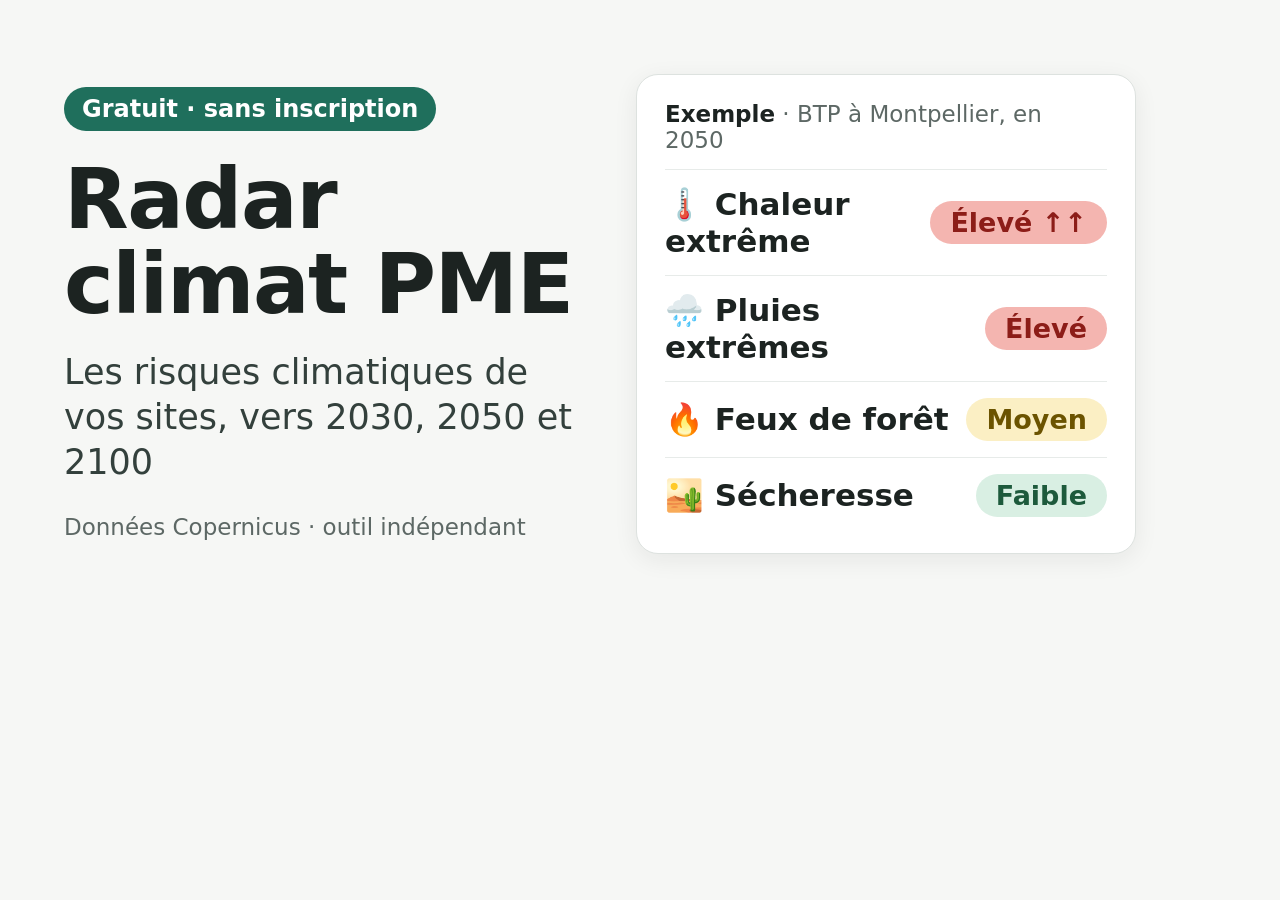
<file: docs/apercu-lien.html>
<!doctype html>
<!-- Source de web/apercu-lien.png, l'image affichée quand le lien est partagé (LinkedIn, messageries).
     Format 1200 × 627. Les notes sont celles de l'exemple de l'outil : BTP à Montpellier, horizon 2050.
     Pour la regénérer :
     msedge --headless=new --hide-scrollbars --force-device-scale-factor=1 --window-size=1200,627
            --screenshot=web\apercu-lien.png docs\apercu-lien.html -->
<html lang="fr">
<head>
<meta charset="utf-8">
<title>Radar climat PME : image d'aperçu du lien</title>
<style>
  * { box-sizing: border-box; margin: 0; }
  html, body { width: 1200px; height: 627px; overflow: hidden; }
  body {
    display: grid; grid-template-columns: 1fr 500px; gap: 48px; align-items: center;
    padding: 56px 64px; background: #f6f7f5; color: #1c2321;
    font-family: "Segoe UI", system-ui, sans-serif;
  }
  .tag {
    display: inline-block; padding: 8px 18px; border-radius: 999px; background: #1f6f5c; color: #fff;
    font-size: 24px; font-weight: 600;
  }
  h1 { font-size: 84px; line-height: 1.02; font-weight: 700; letter-spacing: -1.5px; margin: 26px 0 22px; }
  .lead { font-size: 35px; line-height: 1.28; color: #33403c; }
  .src { font-size: 23px; color: #5d6865; margin-top: 30px; }
  .card { background: #fff; border: 1px solid #dde2df; border-radius: 22px; padding: 26px 28px 20px; box-shadow: 0 6px 24px rgba(28, 35, 33, .07); }
  .card-head { font-size: 23px; color: #5d6865; margin-bottom: 16px; }
  .card-head strong { color: #1c2321; }
  .row { display: flex; align-items: center; justify-content: space-between; gap: 12px; padding: 16px 0; border-top: 1px solid #e7ebe9; font-size: 31px; font-weight: 600; }
  .lvl { flex: none; padding: 6px 20px; border-radius: 999px; font-size: 27px; font-weight: 700; }
  .l0 { background: #d9efe3; color: #1d5a3c; }
  .l1 { background: #fbefc4; color: #6b5300; }
  .l2 { background: #f4b5b0; color: #8c1d18; }
</style>
</head>
<body>
  <div>
    <span class="tag">Gratuit · sans inscription</span>
    <h1>Radar climat PME</h1>
    <p class="lead">Les risques climatiques de vos sites, vers 2030, 2050 et 2100</p>
    <p class="src">Données Copernicus · outil indépendant</p>
  </div>
  <div class="card">
    <p class="card-head"><strong>Exemple</strong> · BTP à Montpellier, en 2050</p>
    <div class="row"><span>🌡️ Chaleur extrême</span><span class="lvl l2">Élevé ↑↑</span></div>
    <div class="row"><span>🌧️ Pluies extrêmes</span><span class="lvl l2">Élevé</span></div>
    <div class="row"><span>🔥 Feux de forêt</span><span class="lvl l1">Moyen</span></div>
    <div class="row"><span>🏜️ Sécheresse</span><span class="lvl l0">Faible</span></div>
  </div>
</body>
</html>
</file>
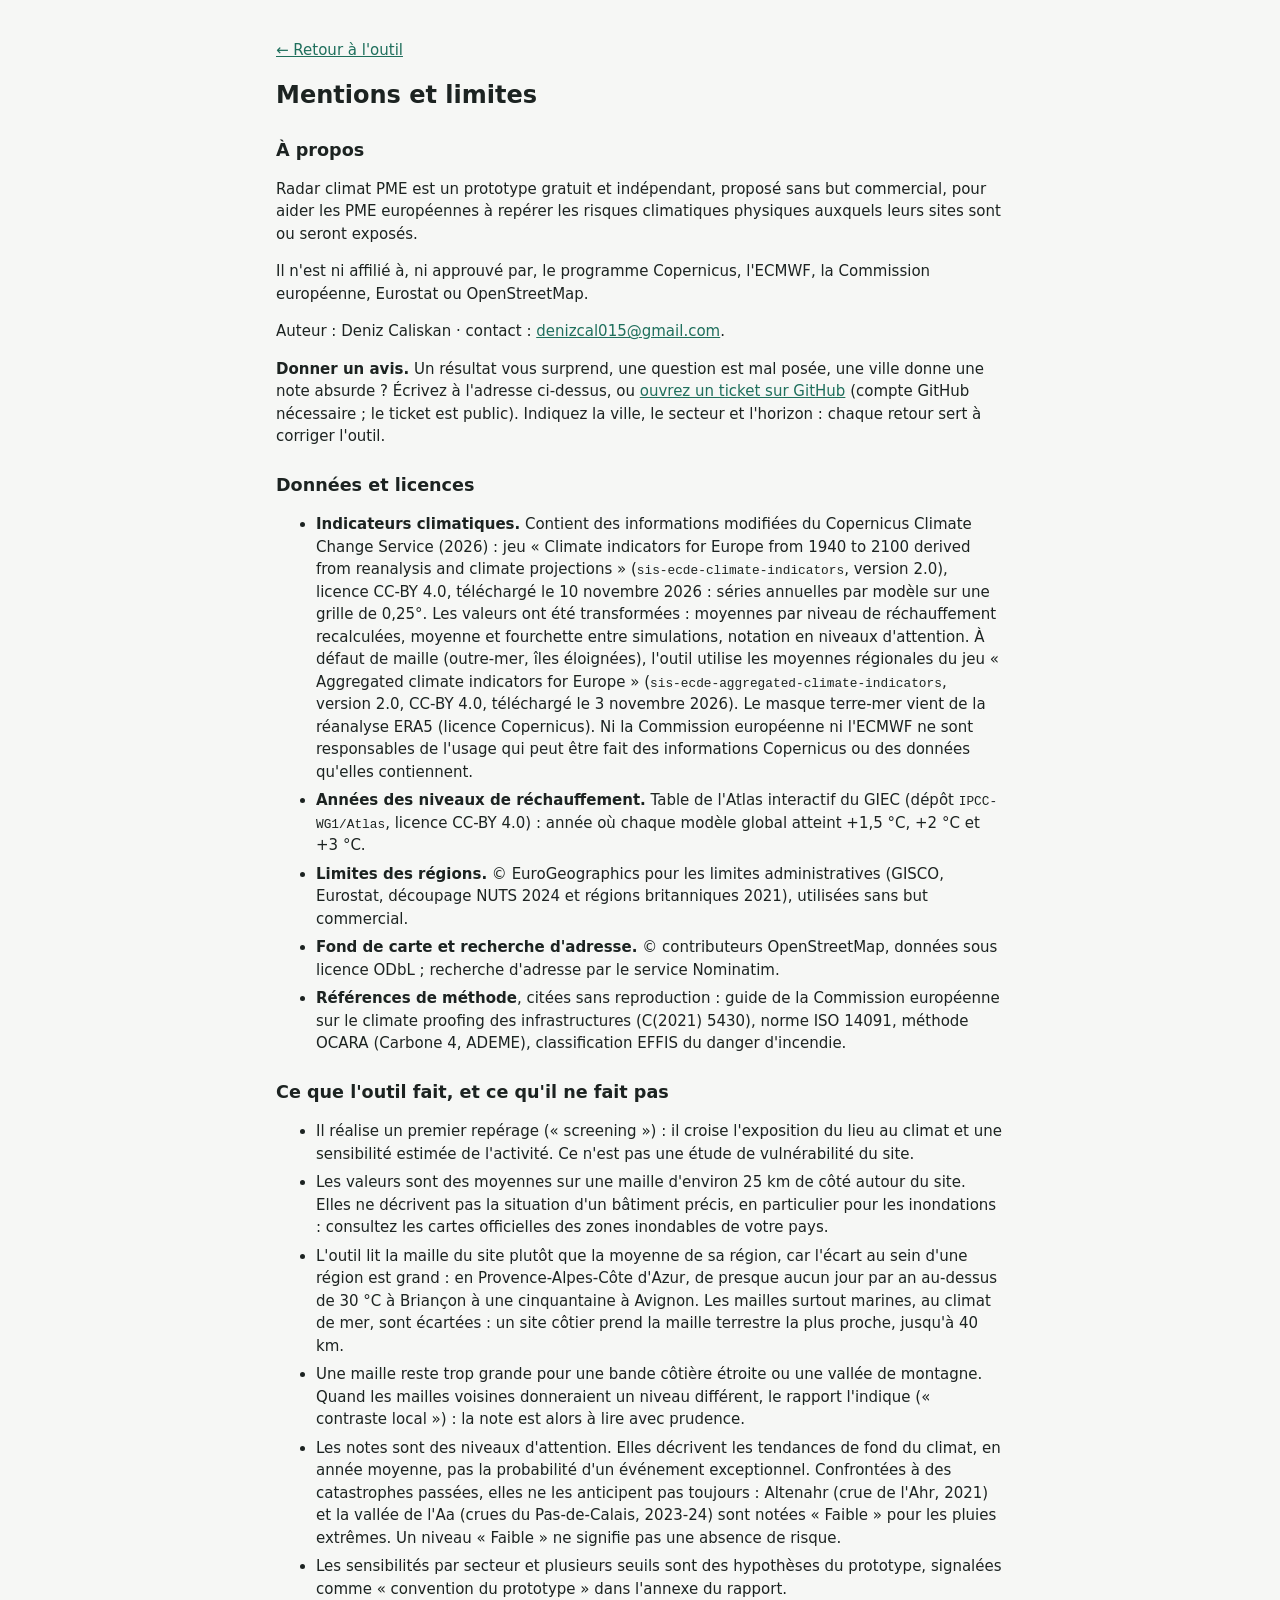
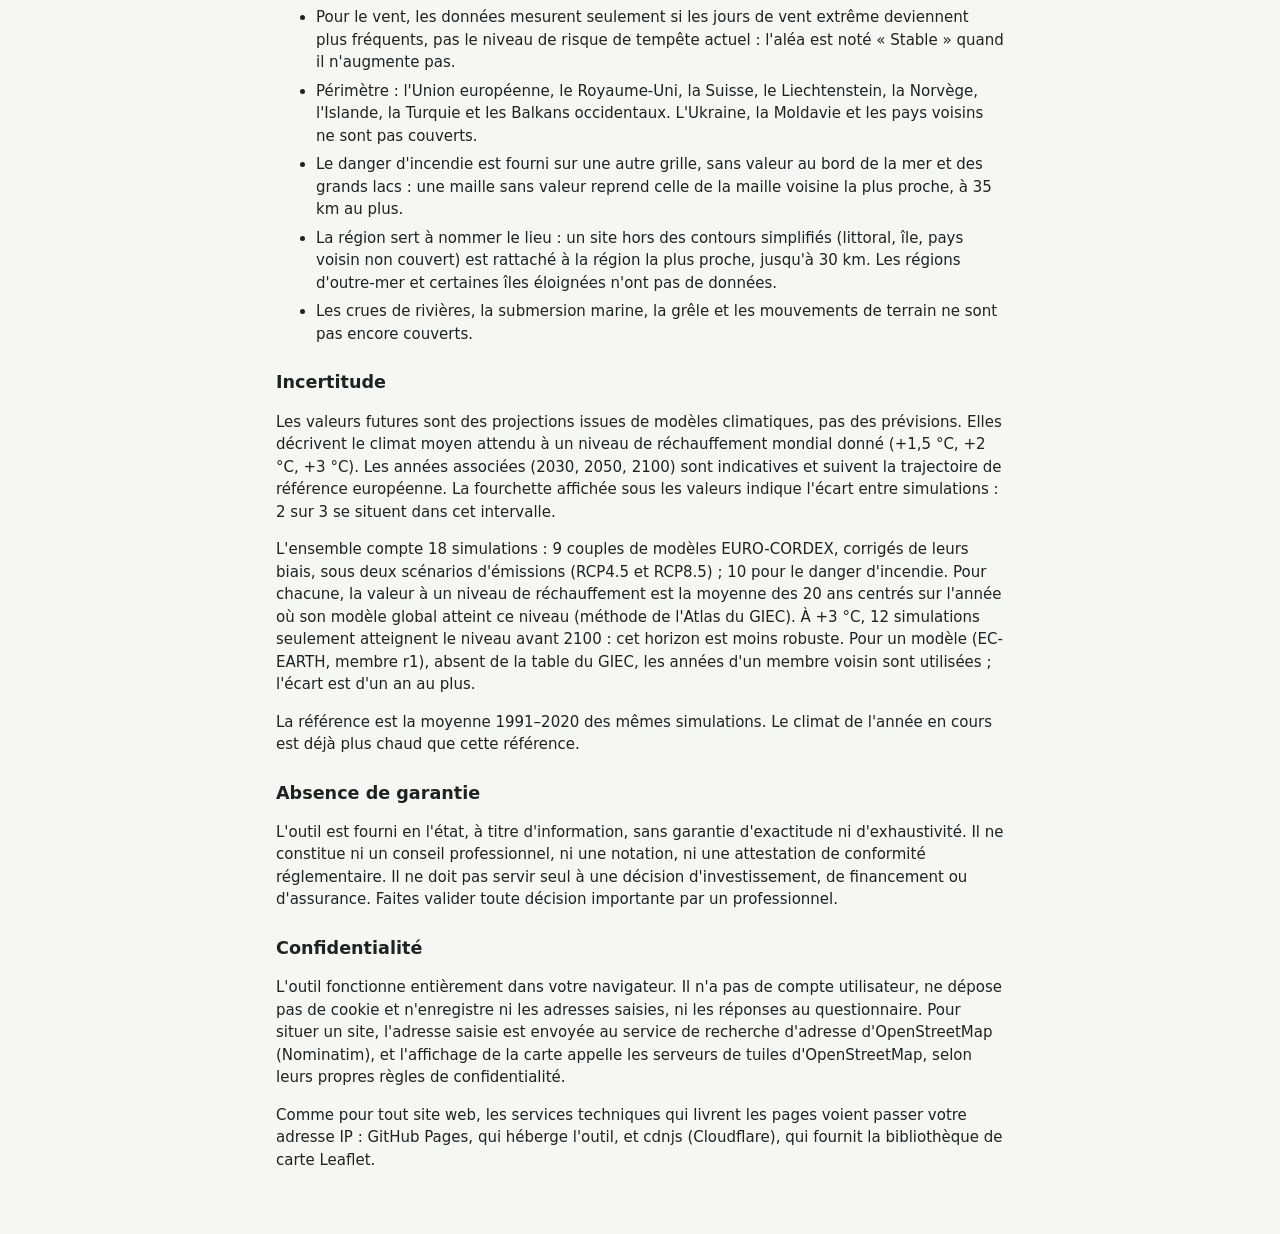
<file: web/mentions.html>
<!doctype html>
<html lang="fr">
<head>
  <meta charset="utf-8">
  <meta name="viewport" content="width=device-width, initial-scale=1">
  <title>Mentions et limites · Radar climat PME</title>
  <link rel="stylesheet" href="style.css?v=21">
</head>
<body>
  <main class="legal">
    <p><a href="index.html">← Retour à l'outil</a></p>
    <h1>Mentions et limites</h1>

    <h2>À propos</h2>
    <p>Radar climat PME est un prototype gratuit et indépendant, proposé sans but commercial, pour aider les PME européennes à repérer
      les risques climatiques physiques auxquels leurs sites sont ou seront exposés.</p>
    <p>Il n'est ni affilié à, ni approuvé par, le programme Copernicus, l'ECMWF, la Commission européenne,
      Eurostat ou OpenStreetMap.</p>
    <p id="contact">Auteur : Deniz Caliskan · contact : <a href="mailto:denizcal015@gmail.com">denizcal015@gmail.com</a>.</p>
    <p><strong>Donner un avis.</strong> Un résultat vous surprend, une question est mal posée, une ville donne une note
      absurde ? Écrivez à l'adresse ci-dessus, ou
      <a href="https://github.com/Niz95/radar-climat-pme/issues/new" target="_blank" rel="noopener">ouvrez un ticket sur GitHub</a>
      (compte GitHub nécessaire ; le ticket est public). Indiquez la ville, le secteur et l'horizon : chaque retour sert
      à corriger l'outil.</p>

    <h2>Données et licences</h2>
    <ul>
      <li><strong>Indicateurs climatiques.</strong> Contient des informations modifiées du Copernicus Climate Change
        Service (2026) : jeu « Climate indicators for Europe from 1940 to 2100 derived from reanalysis and climate
        projections » (<code>sis-ecde-climate-indicators</code>, version 2.0), licence CC-BY 4.0, téléchargé le
        10 novembre 2026 : séries annuelles par modèle sur une grille de 0,25°. Les valeurs ont été transformées :
        moyennes par niveau de réchauffement recalculées, moyenne et fourchette entre simulations, notation en niveaux
        d'attention. À défaut de maille (outre-mer, îles éloignées), l'outil utilise les moyennes régionales du jeu
        « Aggregated climate indicators for Europe » (<code>sis-ecde-aggregated-climate-indicators</code>, version 2.0,
        CC-BY 4.0, téléchargé le 3 novembre 2026). Le masque terre-mer vient de la réanalyse ERA5 (licence Copernicus).
        Ni la Commission européenne ni l'ECMWF ne sont responsables de l'usage qui peut être fait des informations
        Copernicus ou des données qu'elles contiennent.</li>
      <li><strong>Années des niveaux de réchauffement.</strong> Table de l'Atlas interactif du GIEC (dépôt
        <code>IPCC-WG1/Atlas</code>, licence CC-BY 4.0) : année où chaque modèle global atteint +1,5 °C, +2 °C et +3 °C.</li>
      <li><strong>Limites des régions.</strong> © EuroGeographics pour les limites administratives (GISCO, Eurostat,
        découpage NUTS 2024 et régions britanniques 2021), utilisées sans but commercial.</li>
      <li><strong>Fond de carte et recherche d'adresse.</strong> © contributeurs OpenStreetMap, données sous licence
        ODbL ; recherche d'adresse par le service Nominatim.</li>
      <li><strong>Références de méthode</strong>, citées sans reproduction : guide de la Commission européenne sur le
        climate proofing des infrastructures (C(2021) 5430), norme ISO 14091, méthode OCARA (Carbone 4, ADEME),
        classification EFFIS du danger d'incendie.</li>
    </ul>

    <h2>Ce que l'outil fait, et ce qu'il ne fait pas</h2>
    <ul>
      <li>Il réalise un premier repérage (« screening ») : il croise l'exposition du lieu au climat et une
        sensibilité estimée de l'activité. Ce n'est pas une étude de vulnérabilité du site.</li>
      <li>Les valeurs sont des moyennes sur une maille d'environ 25 km de côté autour du site. Elles ne décrivent pas
        la situation d'un bâtiment précis, en particulier pour les inondations : consultez les cartes officielles des
        zones inondables de votre pays.</li>
      <li>L'outil lit la maille du site plutôt que la moyenne de sa région, car l'écart au sein d'une région est grand :
        en Provence-Alpes-Côte d'Azur, de presque aucun jour par an au-dessus de 30 °C à Briançon à une cinquantaine à
        Avignon. Les mailles surtout marines, au climat de mer, sont écartées : un site côtier prend la maille terrestre
        la plus proche, jusqu'à 40 km.</li>
      <li>Une maille reste trop grande pour une bande côtière étroite ou une vallée de montagne. Quand les mailles
        voisines donneraient un niveau différent, le rapport l'indique (« contraste local ») : la note est alors à lire
        avec prudence.</li>
      <li>Les notes sont des niveaux d'attention. Elles décrivent les tendances de fond du climat, en année moyenne, pas
        la probabilité d'un événement exceptionnel. Confrontées à des catastrophes passées, elles ne les anticipent pas
        toujours : Altenahr (crue de l'Ahr, 2021) et la vallée de l'Aa (crues du Pas-de-Calais, 2023-24) sont notées
        « Faible » pour les pluies extrêmes. Un niveau « Faible » ne signifie pas une absence de risque.</li>
      <li>Les sensibilités par secteur et plusieurs seuils sont des hypothèses du prototype, signalées comme
        « convention du prototype » dans l'annexe du rapport.</li>
      <li>Pour le vent, les données mesurent seulement si les jours de vent extrême deviennent plus fréquents, pas le
        niveau de risque de tempête actuel : l'aléa est noté « Stable » quand il n'augmente pas.</li>
      <li>Périmètre : l'Union européenne, le Royaume-Uni, la Suisse, le Liechtenstein, la Norvège, l'Islande, la
        Turquie et les Balkans occidentaux. L'Ukraine, la Moldavie et les pays voisins ne sont pas couverts.</li>
      <li>Le danger d'incendie est fourni sur une autre grille, sans valeur au bord de la mer et des grands lacs :
        une maille sans valeur reprend celle de la maille voisine la plus proche, à 35 km au plus.</li>
      <li>La région sert à nommer le lieu : un site hors des contours simplifiés (littoral, île, pays voisin non
        couvert) est rattaché à la région la plus proche, jusqu'à 30 km. Les régions d'outre-mer et certaines îles
        éloignées n'ont pas de données.</li>
      <li>Les crues de rivières, la submersion marine, la grêle et les mouvements de terrain ne sont pas encore couverts.</li>
    </ul>

    <h2>Incertitude</h2>
    <p>Les valeurs futures sont des projections issues de modèles climatiques, pas des prévisions. Elles décrivent le
      climat moyen attendu à un niveau de réchauffement mondial donné (+1,5 °C, +2 °C, +3 °C). Les années associées
      (2030, 2050, 2100) sont indicatives et suivent la trajectoire de référence européenne. La fourchette affichée
      sous les valeurs indique l'écart entre simulations : 2 sur 3 se situent dans cet intervalle.</p>
    <p>L'ensemble compte 18 simulations : 9 couples de modèles EURO-CORDEX, corrigés de leurs biais, sous deux
      scénarios d'émissions (RCP4.5 et RCP8.5) ; 10 pour le danger d'incendie. Pour chacune, la valeur à un niveau de
      réchauffement est la moyenne des 20 ans centrés sur l'année où son modèle global atteint ce niveau (méthode de
      l'Atlas du GIEC). À +3 °C, 12 simulations seulement atteignent le niveau avant 2100 : cet horizon est moins
      robuste. Pour un modèle (EC-EARTH, membre r1), absent de la table du GIEC, les années d'un membre voisin sont
      utilisées ; l'écart est d'un an au plus.</p>
    <p>La référence est la moyenne 1991–2020 des mêmes simulations. Le climat de l'année en cours est déjà plus chaud
      que cette référence.</p>

    <h2>Absence de garantie</h2>
    <p>L'outil est fourni en l'état, à titre d'information, sans garantie d'exactitude ni d'exhaustivité. Il ne
      constitue ni un conseil professionnel, ni une notation, ni une attestation de conformité réglementaire. Il ne doit
      pas servir seul à une décision d'investissement, de financement ou d'assurance. Faites valider toute décision
      importante par un professionnel.</p>

    <h2>Confidentialité</h2>
    <p>L'outil fonctionne entièrement dans votre navigateur. Il n'a pas de compte utilisateur, ne dépose pas de cookie
      et n'enregistre ni les adresses saisies, ni les réponses au questionnaire. Pour situer un site, l'adresse saisie
      est envoyée au service de recherche d'adresse d'OpenStreetMap (Nominatim), et l'affichage de la carte appelle les
      serveurs de tuiles d'OpenStreetMap, selon leurs propres règles de confidentialité.</p>
    <p>Comme pour tout site web, les services techniques qui livrent les pages voient passer votre adresse IP :
      GitHub Pages, qui héberge l'outil, et cdnjs (Cloudflare), qui fournit la bibliothèque de carte Leaflet.</p>
  </main>
</body>
</html>
</file>
<file: web/style.css>
:root {
  --bg: #f6f7f5;
  --surface: #ffffff;
  --text: #1c2321;
  --muted: #5d6865;
  --border: #dde2df;
  --accent: #1f6f5c;
  --accent-text: #ffffff;
  --l0: #d9efe3; --l0-text: #1d5a3c;
  --l1: #fbefc4; --l1-text: #6b5300;
  --l2: #fbd3b0; --l2-text: #8a3b00;
  --l3: #f4b5b0; --l3-text: #8c1d18;
  --na: #eceeed; --na-text: #6d7572;
  --banner: #fff1c2; --banner-text: #5c4500;
}
@media (prefers-color-scheme: dark) {
  :root:not([data-theme="light"]) {
    --bg: #121615; --surface: #1b211f; --text: #e6ebe9; --muted: #9aa5a1; --border: #2e3633;
    --accent: #4fb596; --accent-text: #0d1a16;
    --l0: #1d3a2c; --l0-text: #9fdcbc;
    --l1: #3d3516; --l1-text: #f0d77a;
    --l2: #48301b; --l2-text: #f7b57c;
    --l3: #4d2220; --l3-text: #f6a19b;
    --na: #262c2a; --na-text: #8d9894;
    --banner: #3a3115; --banner-text: #f2dc8c;
  }
}
:root[data-theme="dark"] {
  --bg: #121615; --surface: #1b211f; --text: #e6ebe9; --muted: #9aa5a1; --border: #2e3633;
  --accent: #4fb596; --accent-text: #0d1a16;
  --l0: #1d3a2c; --l0-text: #9fdcbc;
  --l1: #3d3516; --l1-text: #f0d77a;
  --l2: #48301b; --l2-text: #f7b57c;
  --l3: #4d2220; --l3-text: #f6a19b;
  --na: #262c2a; --na-text: #8d9894;
  --banner: #3a3115; --banner-text: #f2dc8c;
}

* { box-sizing: border-box; }
body {
  margin: 0; background: var(--bg); color: var(--text);
  font: 15px/1.5 system-ui, -apple-system, "Segoe UI", Roboto, sans-serif;
}
h1 { font-size: 1.35rem; margin: 0; }
h2 { font-size: 1.2rem; margin: 0 0 4px; }
h3 { font-size: 1rem; margin: 0; }
.sub, .hint, .muted { color: var(--muted); margin: 2px 0 0; }
.hint { font-size: .85rem; }

.top, .layout, .report, .foot, .banner { max-width: 1200px; margin: 0 auto; padding: 0 16px; }
.top { display: flex; justify-content: space-between; align-items: center; gap: 16px; padding-top: 20px; padding-bottom: 16px; }
.banner { background: var(--banner); color: var(--banner-text); padding: 10px 16px; border-radius: 8px; margin-bottom: 16px; font-weight: 600; }

.layout { display: grid; grid-template-columns: 340px 1fr; gap: 16px; }
.panel { background: var(--surface); border: 1px solid var(--border); border-radius: 12px; }
.controls { padding: 16px; display: flex; flex-direction: column; gap: 6px; }
.map-panel { overflow: hidden; min-height: 440px; }
#map { height: 100%; min-height: 440px; }

label, .label { font-weight: 600; font-size: .9rem; margin-top: 10px; display: block; }
input, select, button { font: inherit; color: inherit; }
input, select {
  width: 100%; padding: 8px 10px; border: 1px solid var(--border); border-radius: 8px; background: var(--bg);
}
.row { display: flex; gap: 8px; }
button {
  padding: 8px 14px; border: 0; border-radius: 8px; background: var(--accent); color: var(--accent-text);
  cursor: pointer; font-weight: 600; white-space: nowrap;
}
button.ghost { background: transparent; color: var(--accent); border: 1px solid var(--border); }

.results, .sites { list-style: none; margin: 4px 0 0; padding: 0; }
.results li button, .sites li button {
  width: 100%; text-align: left; background: transparent; color: var(--text); font-weight: 400;
  padding: 6px 8px; border-radius: 6px; white-space: normal;
}
.results li button:hover, .sites li button:hover { background: var(--bg); }
.sites li button.active { background: var(--bg); outline: 1px solid var(--accent); }
.sites li { display: flex; gap: 4px; align-items: center; }
.sites li button.remove { width: auto; flex: none; padding: 4px 10px; color: var(--muted); font-size: 1.1rem; line-height: 1; }
#to-report { align-self: flex-start; margin-top: 8px; }

.segmented { display: grid; grid-template-columns: repeat(2, 1fr); gap: 6px; }
.segmented button {
  background: var(--bg); color: var(--text); border: 1px solid var(--border); font-weight: 500;
  display: flex; flex-direction: column; align-items: flex-start; padding: 6px 10px;
}
.segmented button small { color: var(--muted); font-weight: 400; }
.segmented button[aria-checked="true"] { border-color: var(--accent); outline: 1px solid var(--accent); }

.report { margin-top: 20px; }

.matrix-wrap { overflow-x: auto; }
.matrix { width: 100%; border-collapse: separate; border-spacing: 4px; background: var(--surface); border: 1px solid var(--border); border-radius: 12px; padding: 8px; }
.matrix th { font-size: .85rem; color: var(--muted); font-weight: 600; text-align: left; padding: 4px 6px; }
.matrix th small { display: block; font-weight: 400; }
.matrix td { padding: 0; }
.matrix td.hz { font-weight: 600; padding: 4px 6px; white-space: nowrap; }
.matrix th.sel { color: var(--accent); }

.lvl { display: inline-block; padding: 4px 10px; border-radius: 999px; font-weight: 600; font-size: .85rem; }
.matrix .lvl { display: block; text-align: center; border-radius: 6px; }
.l0 { background: var(--l0); color: var(--l0-text); }
.l1 { background: var(--l1); color: var(--l1-text); }
.l2 { background: var(--l3); color: var(--l3-text); }
.lna { background: var(--na); color: var(--na-text); }

.cards { display: grid; grid-template-columns: repeat(auto-fill, minmax(340px, 1fr)); gap: 12px; margin-top: 16px; }
.card { background: var(--surface); border: 1px solid var(--border); border-radius: 12px; padding: 16px; }
.card-head { display: flex; justify-content: space-between; align-items: center; gap: 8px; margin-bottom: 8px; }
.impact { margin: 0 0 10px; }
.ind { width: 100%; border-collapse: collapse; font-size: .85rem; margin-bottom: 10px; }
.ind th, .ind td { text-align: right; padding: 4px 6px; border-bottom: 1px solid var(--border); }
.ind th:first-child, .ind td:first-child { text-align: left; }
.ind th { color: var(--muted); font-weight: 600; }
.card ul { margin: 4px 0 0; padding-left: 18px; font-size: .9rem; }

.foot { color: var(--muted); font-size: .8rem; margin-top: 28px; padding-bottom: 32px; }

@media (max-width: 820px) {
  .layout { grid-template-columns: 1fr; }
  .map-panel, #map { min-height: 320px; }
  .cards { grid-template-columns: 1fr; }
  .top { flex-direction: column; align-items: flex-start; }
}

.print-only { display: none; }
@media print {
  .layout, #print { display: none; }
  /* Texte un peu plus petit sur papier : le rapport tient en moins de pages. */
  html { font-size: 13px; }
  body { background: #fff; font-size: 12.5px; }
  .print-only { display: block; color: var(--muted); font-size: .85rem; margin: 0 0 10px; }
  /* On ne garde entiers que les petits blocs. Garder entiers une fiche ou un niveau du rapport
     laisse des pages à moitié vides (la première ne contenait que le titre). */
  .matrix, .risk-top, .callout, .ind tr, .card-head, .why, .legend { break-inside: avoid; }
  .card-head, h4, .layer-head { break-after: avoid; }
  .cards { display: block; }
  .card { margin-bottom: 10px; }
  /* Le tableau de l'annexe doit tenir dans la largeur de la page : sinon ses dernières colonnes
     (+3 °C et source des seuils) sont coupées. */
  .matrix-wrap { overflow: visible; }
  .annex { font-size: .78rem; table-layout: fixed; }
  .annex th, .annex td { padding: 3px 4px; overflow-wrap: anywhere; }
  .annex th:nth-child(1) { width: 11%; }
  .annex th:nth-child(2) { width: 26%; }
  .annex th:nth-child(3) { width: 8%; }
  .annex th:nth-child(n+4):nth-child(-n+7) { width: 8.5%; }
  .annex .src { max-width: none; font-size: .72rem; }
  .annex .ind-help { display: none; }
}

/* Questionnaire */
.quiz { grid-column: 1 / -1; padding: 12px 16px; }
.quiz summary { cursor: pointer; font-weight: 600; }
.questions { display: grid; grid-template-columns: repeat(auto-fit, minmax(260px, 1fr)); gap: 8px 16px; margin-top: 8px; }
.questions fieldset { border: 0; margin: 0; padding: 0; }
.questions legend { font-size: .8rem; color: var(--muted); font-weight: 600; text-transform: none; padding: 0; margin-bottom: 4px; }
.quiz-title { font-size: .95rem; margin: 14px 0 0; }
.quiz-title .muted { font-weight: 400; }
.q { margin: 0 0 12px; font-size: .9rem; }
.q-text { margin: 0 0 4px; }
/* Trois réponses en pastilles : le bouton radio reste présent pour le clavier et les lecteurs d'écran. */
.q-choice { display: flex; flex-wrap: wrap; gap: 6px; }
.q-choice label { position: relative; margin: 0; font-weight: 400; cursor: pointer; }
.q-choice input { position: absolute; opacity: 0; width: 1px; height: 1px; }
.q-choice span { display: inline-block; padding: 3px 10px; border: 1px solid var(--border); border-radius: 999px; background: var(--bg); font-size: .85rem; }
.q-choice input:checked + span { border-color: var(--accent); outline: 1px solid var(--accent); font-weight: 600; }
.q-choice input:focus-visible + span { outline: 2px solid var(--accent); outline-offset: 2px; }
.q-effect.on { color: var(--text); }

/* Rapport en 3 niveaux */
.layer { background: var(--surface); border: 1px solid var(--border); border-radius: 12px; padding: 16px 20px; margin-bottom: 16px; }
.layer-head, .layer > summary { display: flex; gap: 10px; align-items: center; margin-bottom: 10px; }
.layer > summary { cursor: pointer; list-style: none; margin-bottom: 0; }
.layer[open] > summary { margin-bottom: 14px; }
.layer > summary::-webkit-details-marker { display: none; }
.layer > summary::before { content: "▸"; color: var(--muted); }
.layer[open] > summary::before { content: "▾"; }
.tag { background: var(--accent); color: var(--accent-text); font-size: .8rem; font-weight: 600; padding: 3px 10px; border-radius: 999px; }
h4 { font-size: .95rem; margin: 16px 0 6px; }
.top3 { display: grid; grid-template-columns: repeat(auto-fit, minmax(220px, 1fr)); gap: 10px; margin-top: 12px; }
.risk-top { border-radius: 10px; padding: 12px; }
.risk-top .lvl { background: transparent; padding: 0 0 0 4px; color: inherit; }
.risk-top p { margin: 0; }
.top-title { font-weight: 700; }
.top-fig { font-size: .9rem; margin-top: 4px !important; }
.top-impact { font-size: .85rem; opacity: .9; margin-top: 4px !important; }
.actions { margin: 4px 0 0; padding-left: 20px; }
.note { font-size: .85rem; color: var(--muted); border-left: 3px solid var(--accent); padding-left: 10px; margin: 12px 0 0; }
.trend { font-weight: 700; }
.why { font-size: .85rem; color: var(--muted); margin: 0 0 8px; }
.why strong { color: var(--text); }
.label-sm { font-weight: 600; font-size: .9rem; margin: 0; }
.annex td { vertical-align: top; }
.annex td:nth-child(2), .annex th:nth-child(2) { text-align: left; }
.annex .src { text-align: left; font-size: .8rem; color: var(--muted); max-width: 260px; }
.annex-actions { display: flex; justify-content: flex-end; }
.method { font-size: .85rem; padding-left: 18px; }
.matrix.small { width: auto; font-size: .85rem; }
code { font-size: .8rem; }

@media print {
  .quiz, .annex-actions { display: none; }
  .layer > summary::before { content: none; }
}

/* Explications */
.help { font-size: .85rem; color: var(--muted); margin: 2px 0 10px; }
.k { display: block; font-size: .75rem; font-weight: 600; text-transform: uppercase; letter-spacing: .03em; opacity: .75; }
.why .k, .impact .k { color: var(--muted); }
.ind-help, .q-effect { display: block; font-size: .75rem; color: var(--muted); margin-top: 2px; }
.legend { display: flex; flex-wrap: wrap; gap: 6px 16px; font-size: .8rem; color: var(--muted); margin: 10px 0 4px; }
.legend .lvl { font-size: .75rem; padding: 2px 8px; }

/* La carte reste à droite des contrôles, le questionnaire passe dessous sur toute la largeur. */
.map-panel { grid-column: 2; grid-row: 1; }
.quiz { grid-row: 2; }
@media (max-width: 820px) {
  .map-panel, .quiz { grid-column: auto; grid-row: auto; }
}

/* Mentions et limites */
.sub.small { font-size: .8rem; }
.sub a, .foot a, .feedback a { color: var(--accent); }
.feedback { text-align: center; color: var(--muted); font-size: .9rem; margin: 4px 0 0; }
#example-block { margin-top: 8px; }
#example-block[hidden] { display: none; }
@media print { .feedback { display: none; } }
.legal { max-width: 760px; margin: 0 auto; padding: 24px 16px 48px; }
.legal h1 { font-size: 1.5rem; margin: 8px 0 16px; }
.legal h2 { font-size: 1.1rem; margin: 24px 0 6px; }
.legal li { margin-bottom: 6px; }
.legal a { color: var(--accent); }

/* À l'impression, les couleurs des notes portent l'information : on demande à les conserver. */
@media print {
  .lvl, .risk-top, .tag { -webkit-print-color-adjust: exact; print-color-adjust: exact; }
}

/* Fourchette sous une note, et encadré de portée du rapport */
.noted { display: inline-flex; flex-direction: column; align-items: center; gap: 2px; vertical-align: middle; }
.matrix .noted { display: flex; align-items: stretch; text-align: center; }
.range { font-size: .7rem; color: var(--muted); font-weight: 400; white-space: nowrap; }
.risk-top .range { color: inherit; opacity: .85; }
.callout { border: 1px solid var(--border); border-left: 4px solid var(--accent); background: var(--bg); padding: 10px 12px; font-size: .9rem; margin: 10px 0; }

/* Petit écran */
@media (max-width: 820px) {
  /* Tableau des horizons : libellés sur plusieurs lignes, pour que les 4 colonnes tiennent sans défilement. */
  .matrix { border-spacing: 2px; padding: 4px; }
  .matrix td.hz { white-space: normal; padding: 4px 2px; font-size: .8rem; }
  .matrix th { padding: 2px; font-size: .75rem; }
  .matrix .lvl { padding: 4px 2px; font-size: .75rem; }
  .matrix .range { white-space: normal; font-size: .65rem; }
  /* Fiches : le nom de l'indicateur prend toute la largeur, ses valeurs passent sur la ligne suivante. */
  .card .ind tr { display: flex; flex-wrap: wrap; border-bottom: 1px solid var(--border); }
  .card .ind th, .card .ind td { flex: 1; border-bottom: 0; }
  .card .ind th:first-child, .card .ind td:first-child { flex: 0 0 100%; padding-bottom: 0; }
}
</file>
